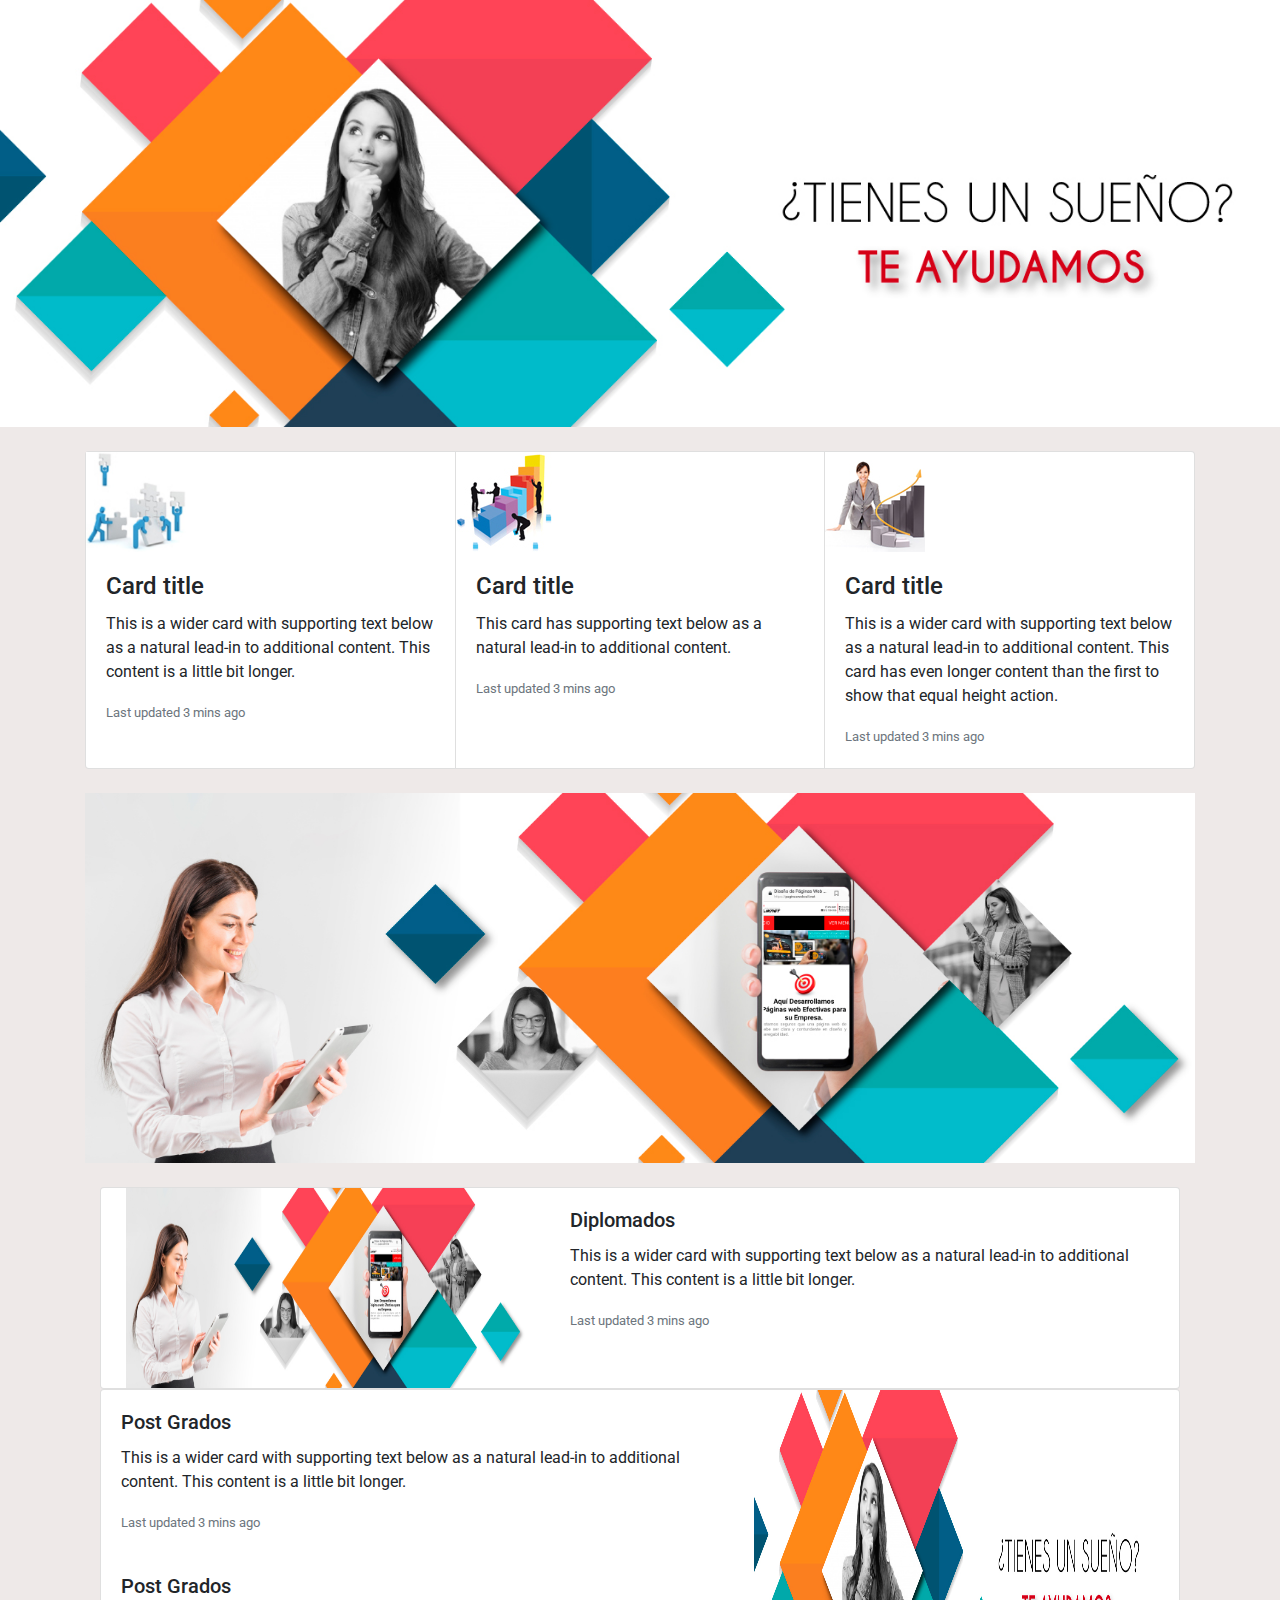
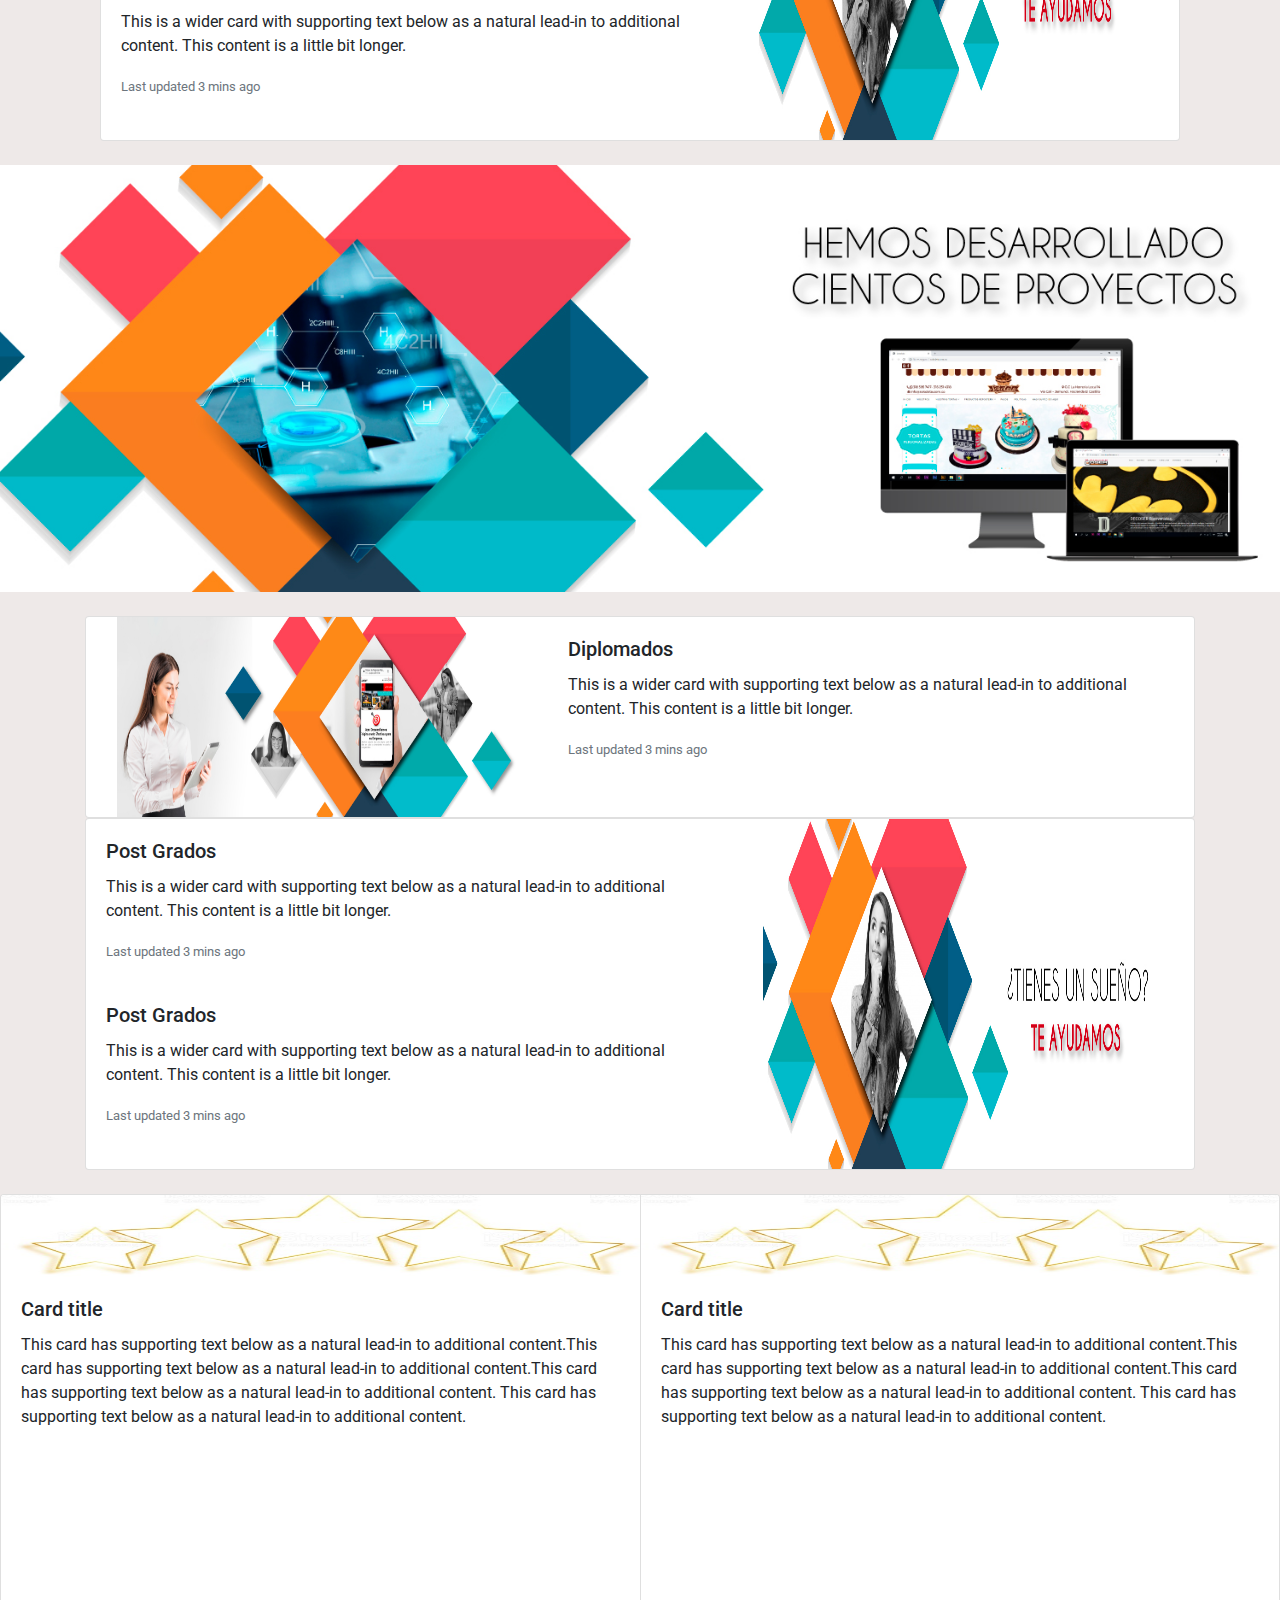
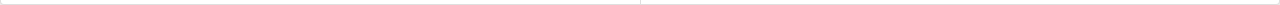
<file: index.html>
<!DOCTYPE html>
<html lang="en">

<head>
  <meta charset="UTF-8">
  <meta name="viewport" content="width=device-width, initial-scale=1.0">
  <link rel="stylesheet" href="https://stackpath.bootstrapcdn.com/bootstrap/4.4.1/css/bootstrap.min.css"
    integrity="sha384-Vkoo8x4CGsO3+Hhxv8T/Q5PaXtkKtu6ug5TOeNV6gBiFeWPGFN9MuhOf23Q9Ifjh" crossorigin="anonymous">
  <!-- activar libreria bootstreap -->
  <link rel="stylesheet" href="https://stackpath.bootstrapcdn.com/bootstrap/4.3.1/css/bootstrap.min.css"
    integrity="sha384-ggOyR0iXCbMQv3Xipma34MD+dH/1fQ784/j6cY/iJTQUOhcWr7x9JvoRxT2MZw1T" crossorigin="anonymous">
  <!-- fin activar libreria bootstreap -->
  <!-- libreria de los iconos asombrosos de fontawesome.com/ siempre va debajo de la libreria de booststrap -->
  <link rel="stylesheet" href="https://use.fontawesome.com/releases/v5.8.1/css/all.css"
    integrity="sha384-50oBUHEmvpQ+1lW4y57PTFmhCaXp0ML5d60M1M7uH2+nqUivzIebhndOJK28anvf" crossorigin="anonymous">
  <!-- fin libreria de los iconos asombrosos de fontawesome.com/ -->
  <!-- libreria de los css + js -->
  <link rel="stylesheet" type="text/css" href="css/estilo.css">
  <script type="text/javascript" src="js/validar.js"></script>
  <!-- fin libreria de los css + js -->
  <link
    href="https://fonts.googleapis.com/css?family=Fredericka+the+Great|Germania+One|Indie+Flower|Monoton|Roboto&display=swap"
    rel="stylesheet">


  <title>Cesde - Comfama</title>
</head>

<body style="background-color:#EEE9E8;">
  <header>
    <!-- foto inicial -->
    <center><img src="img/1.jpg" class="img-fluid" alt="Responsive image" width="100%" height="100%"></center>
    <br>
    <!-- 3 card -->
    <div class="container">
      <div class="card-group">
        <div class="card">
          <img src="img/a.jpg" alt="Card image cap" width="100" height="100">
          <div class="card-body">
            <h4 class="card-title">Card title</h4>
            <p class="card-text">This is a wider card with supporting text below as a natural lead-in to additional
              content. This content is a little bit longer.</p>
            <p class="card-text"><small class="text-muted">Last updated 3 mins ago</small></p>
          </div>
        </div>
        <div class="card">
          <img src="img/b.jpg" alt="Card image cap" width="100" height="100">
          <div class="card-body">
            <h4 class="card-title">Card title</h4>
            <p class="card-text">This card has supporting text below as a natural lead-in to additional content.</p>
            <p class="card-text"><small class="text-muted">Last updated 3 mins ago</small></p>
          </div>
        </div>
        <div class="card">
          <img src="img/c.jpg" alt="Card image cap" width="100" height="100">
          <div class="card-body">
            <h4 class="card-title">Card title</h4>
            <p class="card-text">This is a wider card with supporting text below as a natural lead-in to additional
              content. This card has even longer content than the first to show that equal height action.</p>
            <p class="card-text"><small class="text-muted">Last updated 3 mins ago</small></p>
          </div>
        </div>
      </div>
      <br>
      <!-- foto-->
      <img src="img/2.jpg" class="img-fluid" alt="Responsive image">







      <!-- ultimos dos-->
      <br>


      <br>
      <!-- card derecha-->
      <div class="container">
        <div class="card mb-12">
          <div class="row no-gutters">
            <div class="col-md-5">
              <center><img src="img/2.jpg" width="400px" height="200px" alt="..."></center>
            </div>
            <div class="col-md-7">
              <div class="card-body">
                <h5 class="card-title">Diplomados</h5>
                <p class="card-text">This is a wider card with supporting text below as a natural lead-in to
                  additional content. This content is a little bit longer.</p>
                <p class="card-text"><small class="text-muted">Last updated 3 mins ago</small></p>
              </div>
            </div>
          </div>
        </div>
      </div>
    
      <!-- card izquierda-->
      <div class="container">
        <div class="card mb-12">
          <div class="row no-gutters">
            <div class="col-md-7">
              <div class="card-body">
                <h5 class="card-title">Post Grados</h5>
                <p class="card-text">This is a wider card with supporting text below as a natural lead-in to
                  additional content. This content is a little bit longer.</p>
                <p class="card-text"><small class="text-muted">Last updated 3 mins ago</small></p>
              </div>
              <div class="card-body">
                <h5 class="card-title">Post Grados</h5>
                <p class="card-text">This is a wider card with supporting text below as a natural lead-in to
                  additional content. This content is a little bit longer.</p>
                <p class="card-text"><small class="text-muted">Last updated 3 mins ago</small></p>
              </div>

            </div>
            <div class="col-md-5">
              <center><img src="img/1.jpg" width="400px" height="350px" alt="..."></center>
            </div>
          </div>
        </div>
      </div>




  </header>

  <main>
    <br>
    <!-- primeras tres-->
    <img src="img/3.jpg" class="img-fluid" alt="Responsive image" width="100%" height="100%">
    <!-- ultimos dos-->

    <br><br>
    <!-- card derecha-->
    <div class="container">
      <div class="card mb-12">
        <div class="row no-gutters">
          <div class="col-md-5">
            <center><img src="img/2.jpg" width="400px" height="200px" alt="..."></center>
          </div>
          <div class="col-md-7">
            <div class="card-body">
              <h5 class="card-title">Diplomados</h5>
              <p class="card-text">This is a wider card with supporting text below as a natural lead-in to
                additional content. This content is a little bit longer.</p>
              <p class="card-text"><small class="text-muted">Last updated 3 mins ago</small></p>
            </div>
          </div>
        </div>
      </div>
    </div>
  
    <!-- card izquierda-->
    <div class="container">
      <div class="card mb-12">
        <div class="row no-gutters">
          <div class="col-md-7">
            <div class="card-body">
              <h5 class="card-title">Post Grados</h5>
              <p class="card-text">This is a wider card with supporting text below as a natural lead-in to
                additional content. This content is a little bit longer.</p>
              <p class="card-text"><small class="text-muted">Last updated 3 mins ago</small></p>
            </div>
            <div class="card-body">
              <h5 class="card-title">Post Grados</h5>
              <p class="card-text">This is a wider card with supporting text below as a natural lead-in to
                additional content. This content is a little bit longer.</p>
              <p class="card-text"><small class="text-muted">Last updated 3 mins ago</small></p>
            </div>

          </div>
          <div class="col-md-5">
            <center><img src="img/1.jpg" width="400px" height="350px" alt="..."></center>
          </div>
        </div>
      </div>
    </div>

    <br>

  </main>


  <footer>
    <!-- Footer -->
    <div class="card-group">
      <div class="card">
        <img class="card-img-top" src="img/stars.jpg" height="20%" width="20%" alt="Card image cap">
        <div class="card-body">
          <h5 class="card-title">Card title</h5>
          <p class="card-text">This card has supporting text below as a natural lead-in to additional content.This card has supporting text 
            below as a natural lead-in to additional content.This card has supporting text below as a natural lead-in to additional content.
            This card has supporting text below as a natural lead-in to additional content.</p>
        </div>        
      </div>
      <div class="card">
        <img class="card-img-top" src="img/stars.jpg" height="20%" width="20%"  alt="Card image cap">
        <div class="card-body">
          <h5 class="card-title">Card title</h5>
          <p class="card-text">This card has supporting text below as a natural lead-in to additional content.This card has supporting text 
            below as a natural lead-in to additional content.This card has supporting text below as a natural lead-in to additional content.
            This card has supporting text below as a natural lead-in to additional content.</p>
        </div>        
      </div>
      
      <!-- Footer Links -->


      
    </footer>
    <!-- Footer -->


    <script src="https://code.jquery.com/jquery-3.4.1.slim.min.js"
      integrity="sha384-J6qa4849blE2+poT4WnyKhv5vZF5SrPo0iEjwBvKU7imGFAV0wwj1yYfoRSJoZ+n"
      crossorigin="anonymous"></script>
    <script src="https://cdn.jsdelivr.net/npm/popper.js@1.16.0/dist/umd/popper.min.js"
      integrity="sha384-Q6E9RHvbIyZFJoft+2mJbHaEWldlvI9IOYy5n3zV9zzTtmI3UksdQRVvoxMfooAo"
      crossorigin="anonymous"></script>
    <script src="https://stackpath.bootstrapcdn.com/bootstrap/4.4.1/js/bootstrap.min.js"
      integrity="sha384-wfSDF2E50Y2D1uUdj0O3uMBJnjuUD4Ih7YwaYd1iqfktj0Uod8GCExl3Og8ifwB6"
      crossorigin="anonymous"></script>
</body>

</html>
</file>
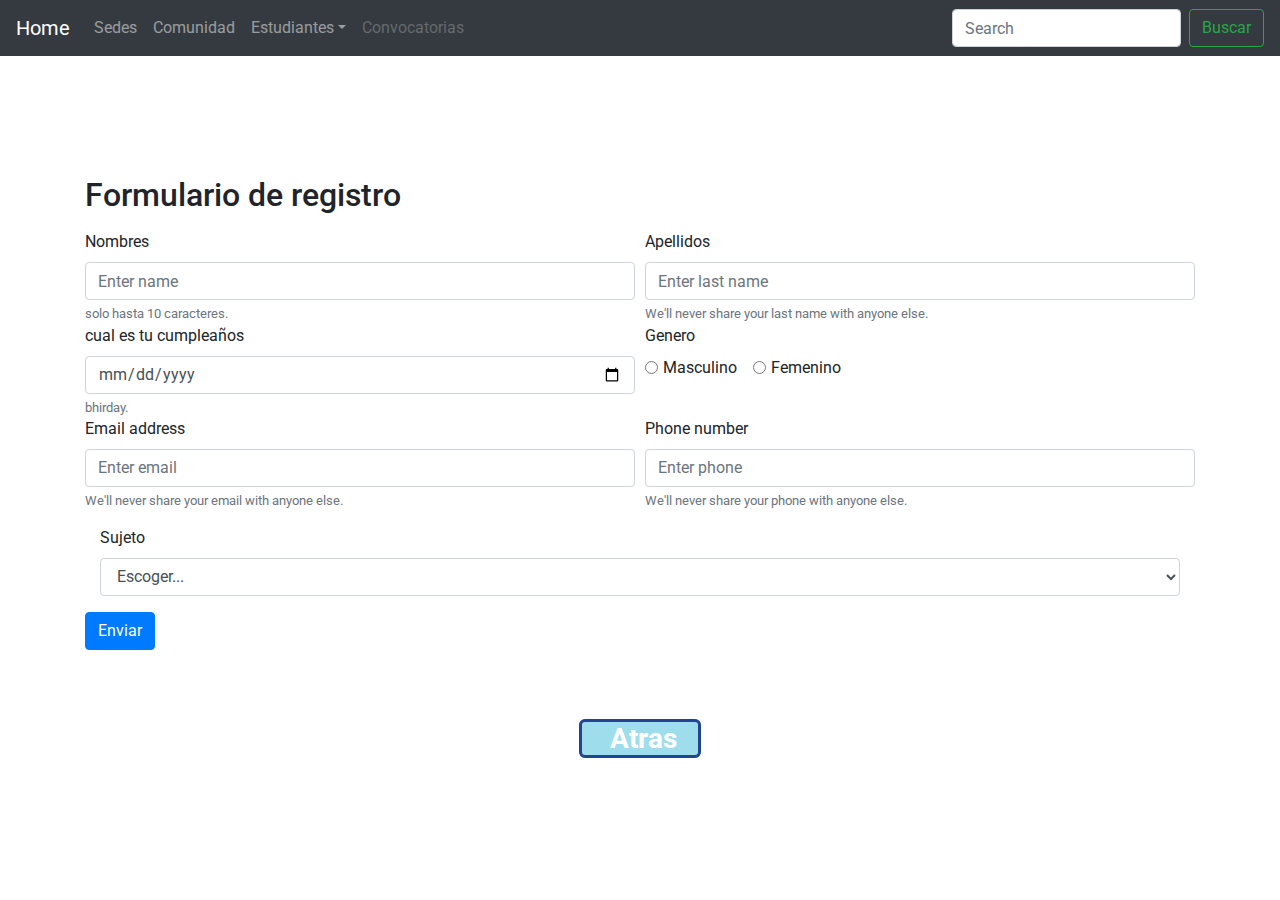
<file: registro.html>
<!DOCTYPE html>
<html lang="en">

<head>
  <meta charset="UTF-8">
  <meta name="viewport" content="width=device-width, initial-scale=1.0">
  <title>Registro</title>
  <!-- activar libreria bootstreap -->
  <link rel="stylesheet" href="https://stackpath.bootstrapcdn.com/bootstrap/4.3.1/css/bootstrap.min.css"
    integrity="sha384-ggOyR0iXCbMQv3Xipma34MD+dH/1fQ784/j6cY/iJTQUOhcWr7x9JvoRxT2MZw1T" crossorigin="anonymous">
  <!-- fin activar libreria bootstreap -->
  <!-- libreria de los iconos asombrosos de fontawesome.com/ siempre va debajo de la libreria de booststrap -->
  <link rel="stylesheet" href="https://use.fontawesome.com/releases/v5.8.1/css/all.css"
    integrity="sha384-50oBUHEmvpQ+1lW4y57PTFmhCaXp0ML5d60M1M7uH2+nqUivzIebhndOJK28anvf" crossorigin="anonymous">
  <!-- fin libreria de los iconos asombrosos de fontawesome.com/ -->
  <!-- libreria de los css + js -->
  <link rel="stylesheet" type="text/css" href="css/estilo.css">
  <script type="text/javascript" src="js/validar.js"></script>
  <!-- fin libreria de los css + google fonts/ -->
  <link
    href="https://fonts.googleapis.com/css?family=Fredericka+the+Great|Germania+One|Indie+Flower|Monoton|Roboto&display=swap"
    rel="stylesheet">
</head>

<body>
  <!-- barra -->

  <nav class="navbar navbar-expand-lg navbar-dark bg-dark">
    <a class="navbar-brand" href="#">Home</a>
    <button class="navbar-toggler" type="button" data-toggle="collapse" data-target="#navbarSupportedContent"
      aria-controls="navbarSupportedContent" aria-expanded="false" aria-label="Toggle navigation">
      <span class="navbar-toggler-icon"></span>
    </button>

    <div class="collapse navbar-collapse" id="navbarSupportedContent">
      <ul class="navbar-nav mr-auto">
        <li class="nav-item">
          <a class="nav-link" href="#">Sedes </a>
        </li>
        <li class="nav-item">
          <a class="nav-link" href="#">Comunidad</a>
        </li>
        <li class="nav-item dropdown">
          <a class="nav-link dropdown-toggle" href="#" id="navbarDropdown" role="button" data-toggle="dropdown" aria-haspopup="true" aria-expanded="false">
            Estudiantes</a>
          <div class="dropdown-menu" aria-labelledby="navbarDropdown">
            <a class="dropdown-item" href="#">Notas</a>
            <a class="dropdown-item" href="#">Bibliotecas</a>
            <div class="dropdown-divider"></div>
            <a class="dropdown-item" href="registro.html">Registro</a>
          </div>
        </li>
        <li class="nav-item">
          <a class="nav-link disabled" href="#" tabindex="-1" aria-disabled="true">Convocatorias</a>
        </li>
      </ul>
      <form class="form-inline my-2 my-lg-0">
        <input class="form-control mr-sm-2" type="search" placeholder="Search" aria-label="Search">
        <button class="btn btn-outline-success my-2 my-sm-0" type="submit">Buscar</button>
      </form>
    </div>
  </nav>
  <!-- barra -->
  <!-- main -->
  <main>
    <br><br><br><br><br>
    <div class="container">
      <h2>
        <p>Formulario de registro</p>
      </h2>
      <form>
        <div class="form-row">
          <div class="col-md-6">
            <label for="name">Nombres</label>
            <input type="text" class="form-control" id="name" aria-describedby="nameHelp" placeholder="Enter name">
            <small id="nameHelp" class="form-text text-muted">solo hasta 10 caracteres.</small>
          </div>
          <div class="col-md-6">
            <label for="last">Apellidos</label>
            <input type="text" class="form-control" id="last" aria-describedby="lastHelp" placeholder="Enter last name">
            <small id="lastHelp" class="form-text text-muted">We'll never share your last name with anyone else.</small>
          </div>
        </div>

        <div class="form-row">
          <div class="col-md-6">
            <label for="bhirday">cual es tu cumpleaños</label>
            <input type="date" class="form-control" id="bhirday" aria-describedby="bhirdayHelp"
              placeholder="Enter bhirday">
            <small id="bhirdayHelp" class="form-text text-muted">bhirday.</small>
          </div>
          <div class="col-md-6">
            <label for="inlineRadioOptions">Genero</label><br>
            <div class="form-check form-check-inline">
              <input class="form-check-input" type="radio" name="inlineRadioOptions" id="inlineRadio1" value="option1">
              <label class="form-check-label" for="inlineRadio1">Masculino</label>
            </div>
            <div class="form-check form-check-inline">
              <input class="form-check-input" type="radio" name="inlineRadioOptions" id="inlineRadio2" value="option2">
              <label class="form-check-label" for="inlineRadio2">Femenino</label>
            </div>
          </div>
        </div>
        <div class="form-row">
          <div class="form-group col-md-6">
            <label for="email1">Email address</label>
            <input type="text" class="form-control" id="email1" aria-describedby="email1Help"
              placeholder="Enter email">
            <small id="email1Help" class="form-text text-muted">We'll never share your email with anyone else.</small>
          </div>

          <div class="form-group col-md-6">
            <label for="phone">Phone number</label>
            <input type="text" class="form-control" id="phone" aria-describedby="phoneHelp" placeholder="Enter phone">
            <small id="phoneHelp" class="form-text text-muted">We'll never share your phone  with anyone else.</small>
          </div>
        </div>

        <div class="form-group col-md-12">
          <label for="inputState">Sujeto</label>
          <select id="inputState" class="form-control">
            <option selected>Escoger...</option>
            <option>Señor</option>
            <option>Señora</option>
            <option>Señorita</option>
            <option>Joven</option>
            <option>adolecente</option>
          </select>
        </div>
        <button type="button" class="btn btn-primary" onclick="validar();" type="submit">Enviar</button>
      </form>
    </div>

    <br><br><br>
  </main>

  <footer>
    <center>
      <h3><a href="index.html" class="revisar">&nbsp;&nbsp;<i class="fas fa-chevron-circle-left"></i>&nbsp; Atras &nbsp;&nbsp;</a></h3>
    </center>
  </footer>
  <br><br><br><br><br>

  <script src="https://code.jquery.com/jquery-3.4.1.slim.min.js"
    integrity="sha384-J6qa4849blE2+poT4WnyKhv5vZF5SrPo0iEjwBvKU7imGFAV0wwj1yYfoRSJoZ+n"
    crossorigin="anonymous"></script>
  <script src="https://cdn.jsdelivr.net/npm/popper.js@1.16.0/dist/umd/popper.min.js"
    integrity="sha384-Q6E9RHvbIyZFJoft+2mJbHaEWldlvI9IOYy5n3zV9zzTtmI3UksdQRVvoxMfooAo"
    crossorigin="anonymous"></script>
  <script src="https://stackpath.bootstrapcdn.com/bootstrap/4.4.1/js/bootstrap.min.js"
    integrity="sha384-wfSDF2E50Y2D1uUdj0O3uMBJnjuUD4Ih7YwaYd1iqfktj0Uod8GCExl3Og8ifwB6"
    crossorigin="anonymous"></script>
</body>

</html>
</file>
<file: css/estilo.css>
a:link
    {
      text-decoration: none;
    }

    .revisar
    {                                      /* asi se una en html<a href="" title="Click para Modificar" class="modificar">Modificar</a>*/
      font-family: 'Roboto', sans-serif, 'Arial';
      border: 3px solid #224493; /*borde azul del boton */ 
      border-radius: 6px; /* hace que el boton pase de bordes cuadrados a tener unos bordes curvos*/
      margin: 4px 4px; /* espacio alrededor de modificar*/  /* top arriba, botom abajo left y rigth*/
      font-weight: bolder;
      background-color: #9EDDEB; /* fondo del boton*/
      color: #ffffff; /*color del texto*/
    }

    .revisar:hover
    {								/*accion del mouse pasando por el hipervinculo (boton)*/
      font-family: 'Roboto', sans-serif, 'Arial';
      background-color: #224493; /*fondo negro del boton sustituto al poner la manito*/
      border: 3px solid blue; /*borde azul del boton sustituto al poner la manito*/
      margin: 4px 4px;  /* espacio alrededor de modificar*/ /* top arriba, botom abajo left y rigth*/
      color: #ffffff;
    }
</file>
